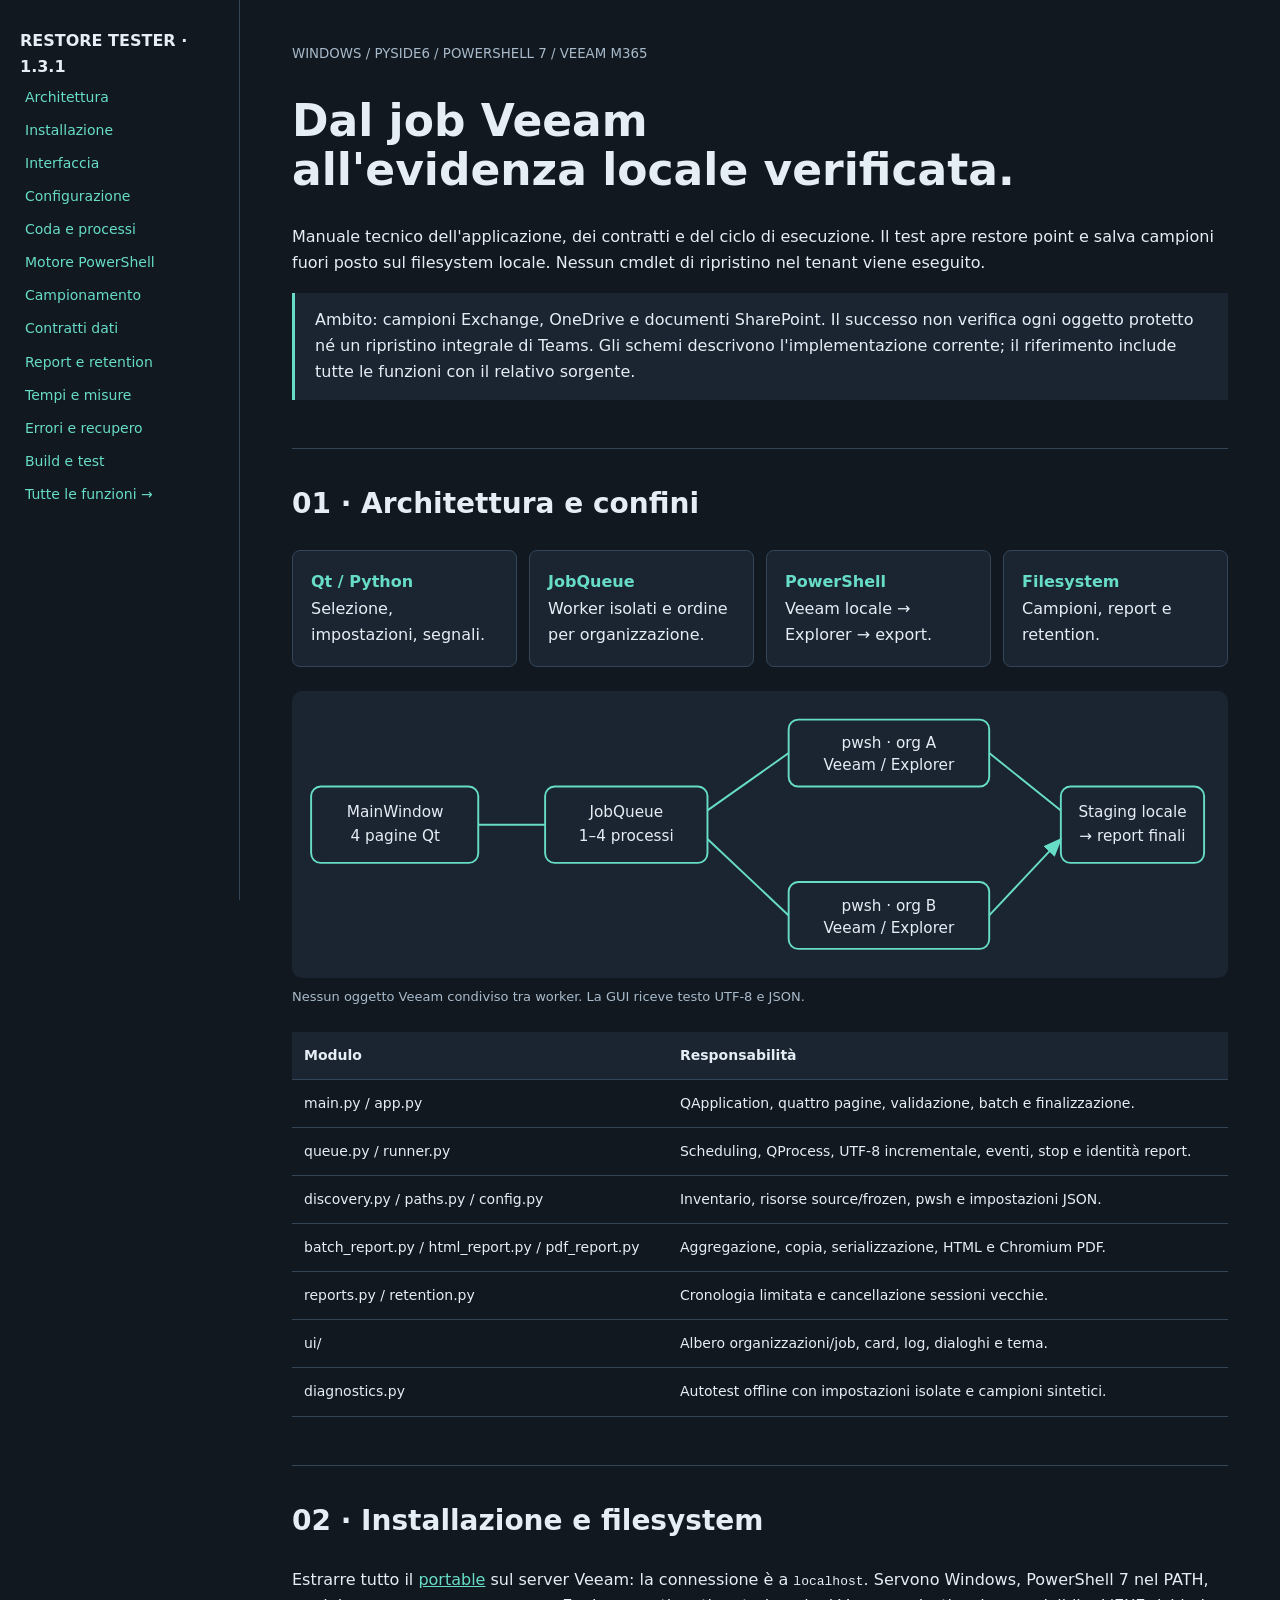
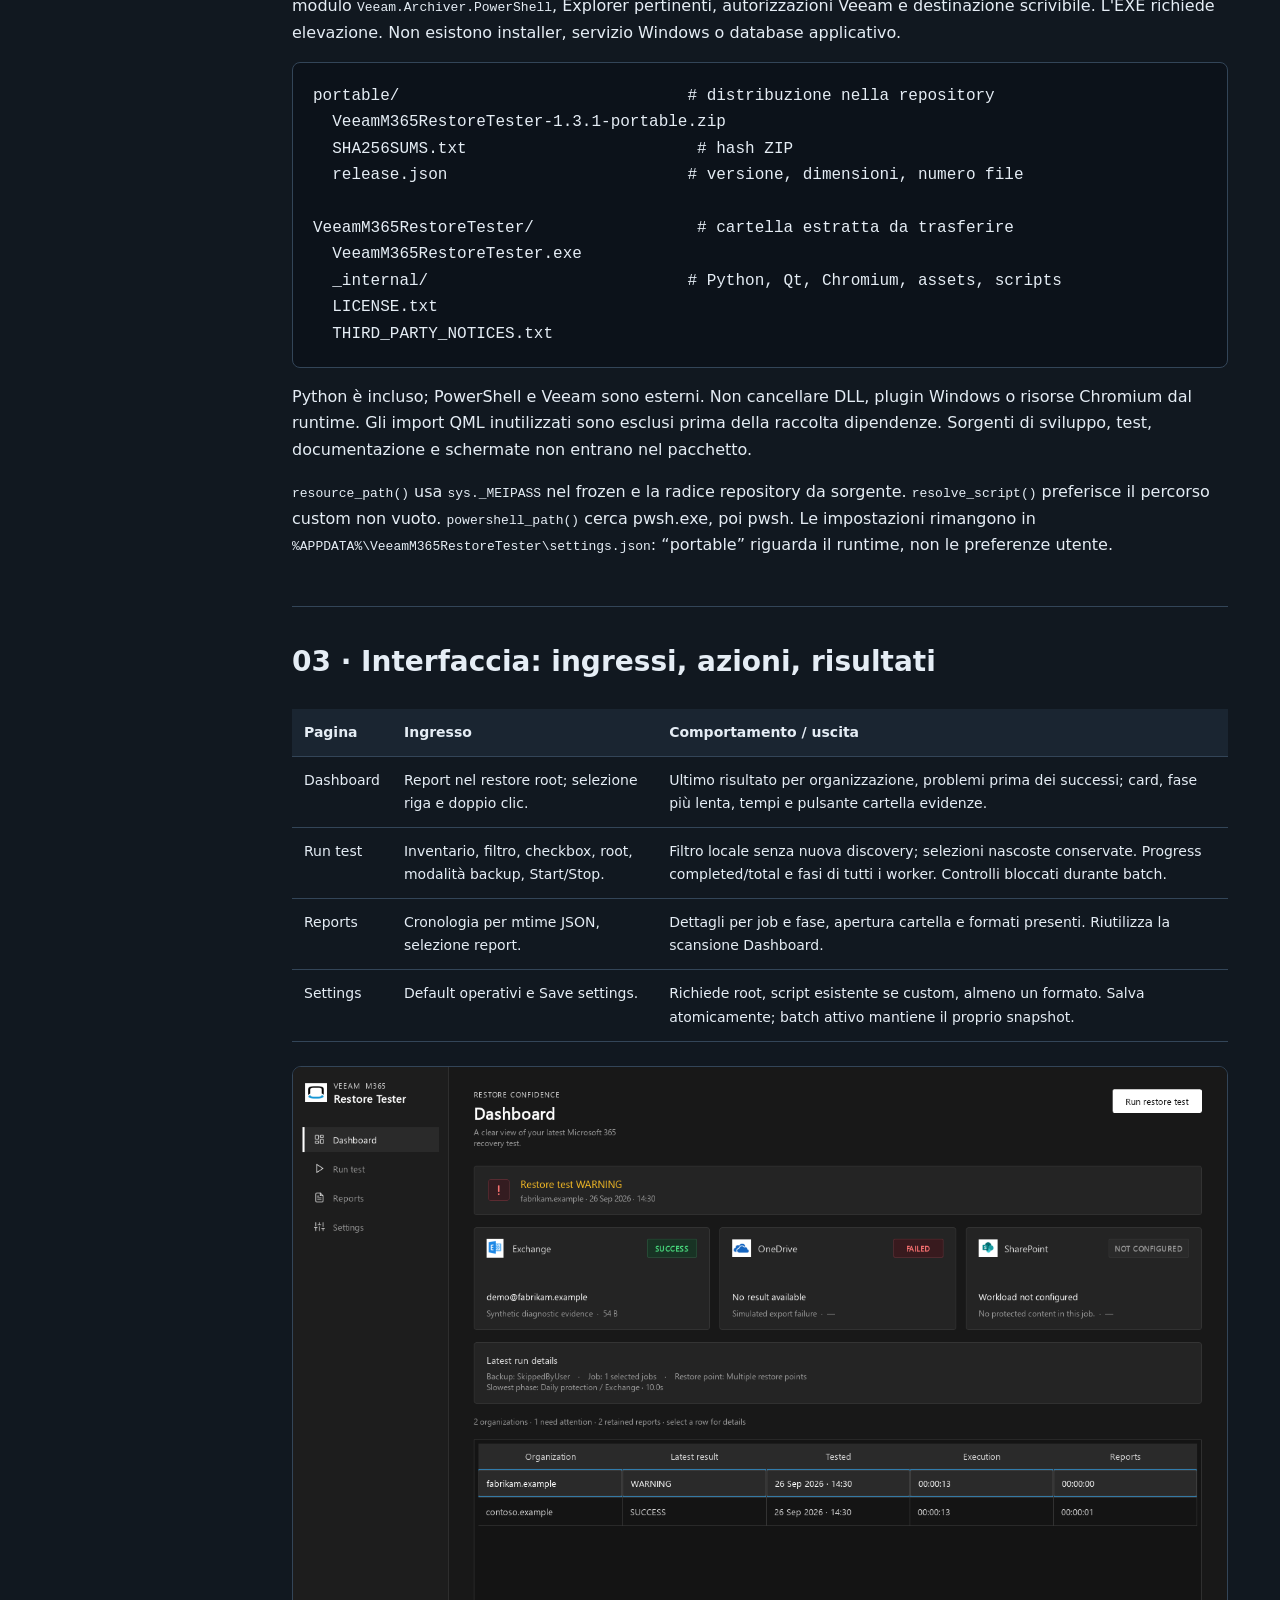
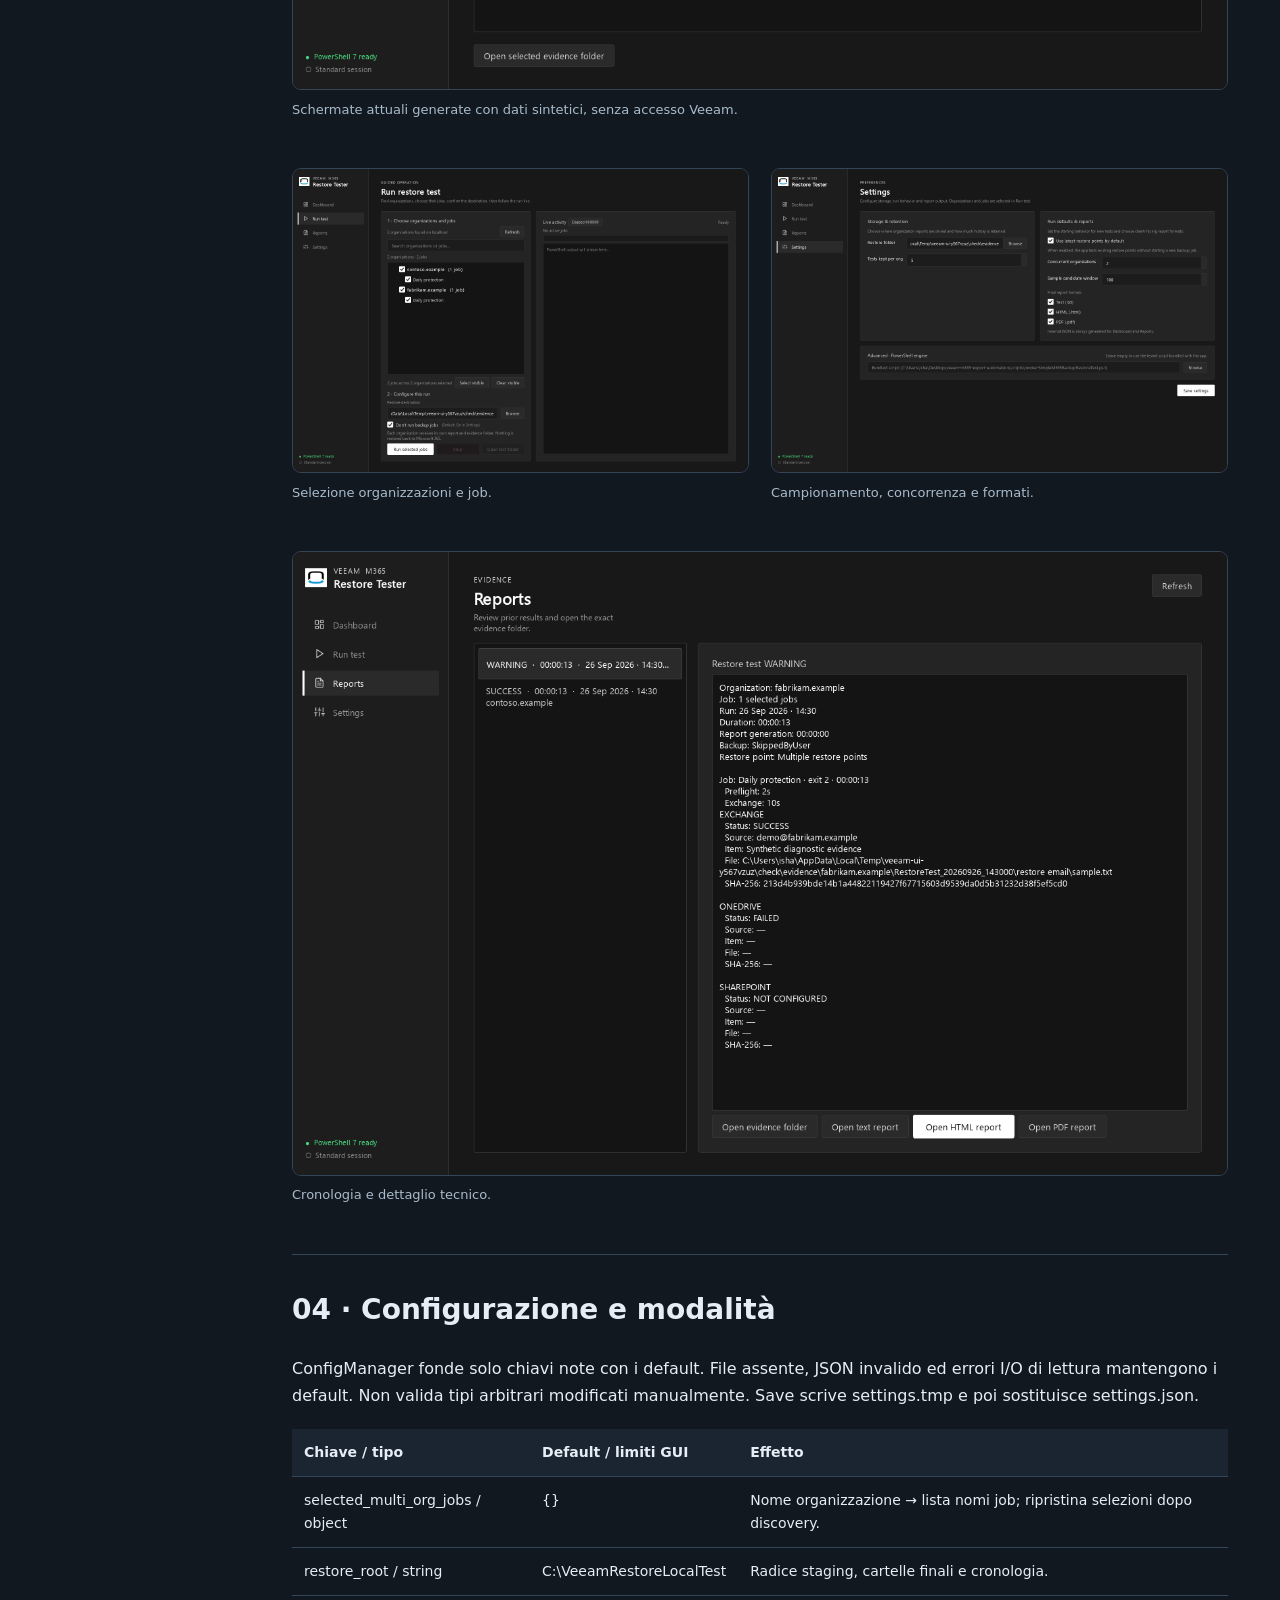
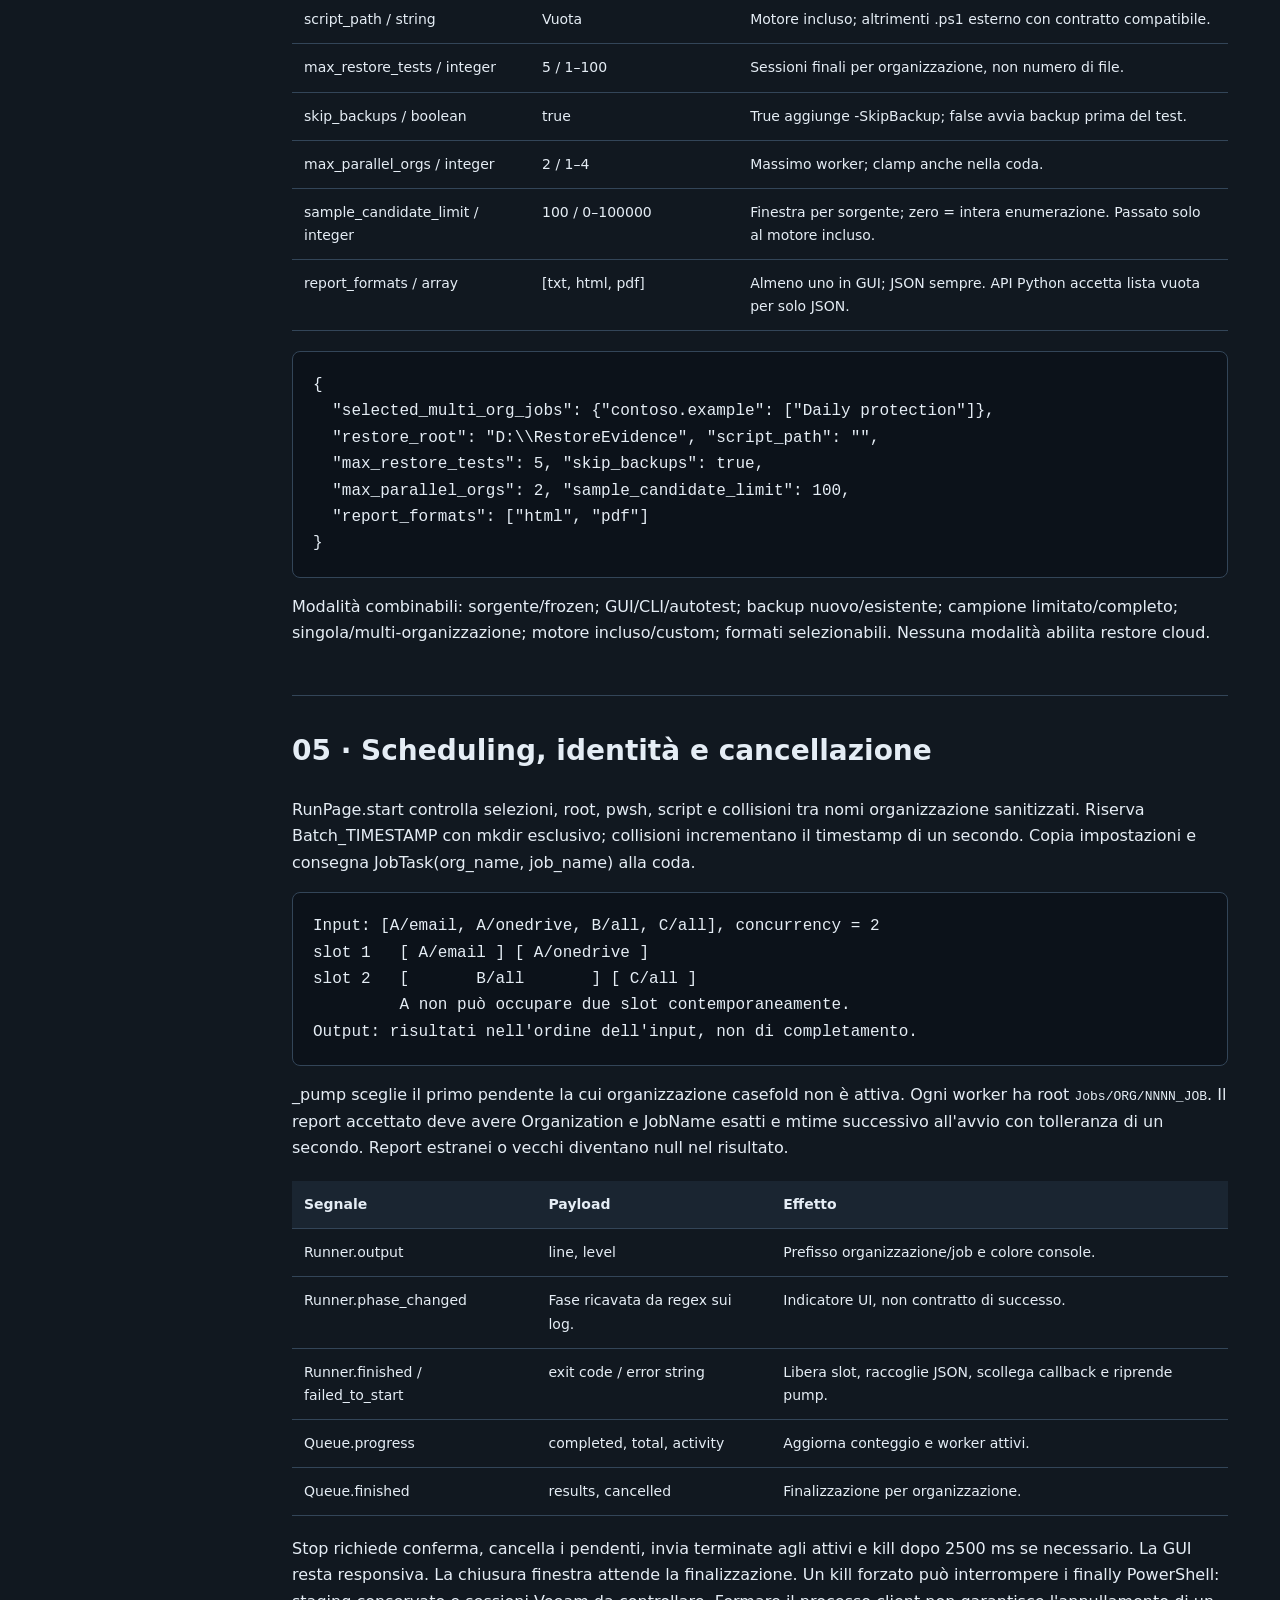
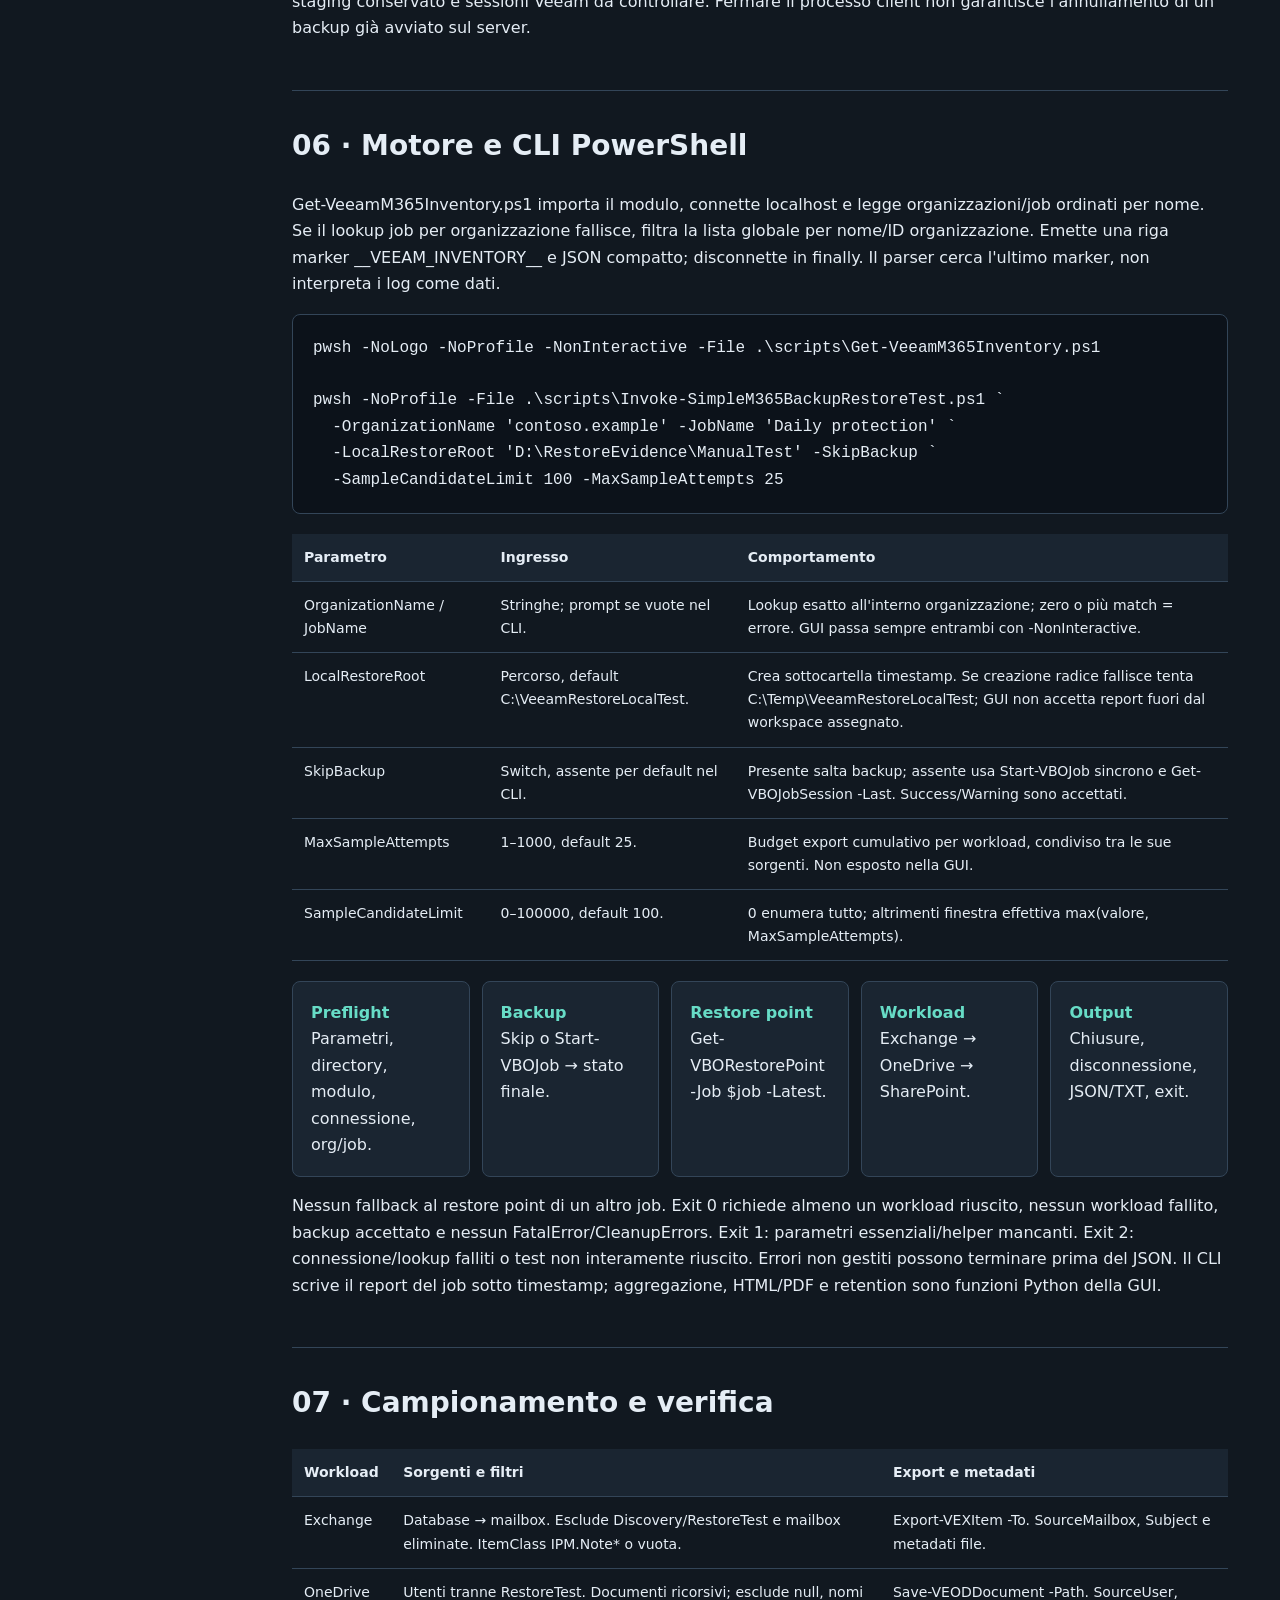
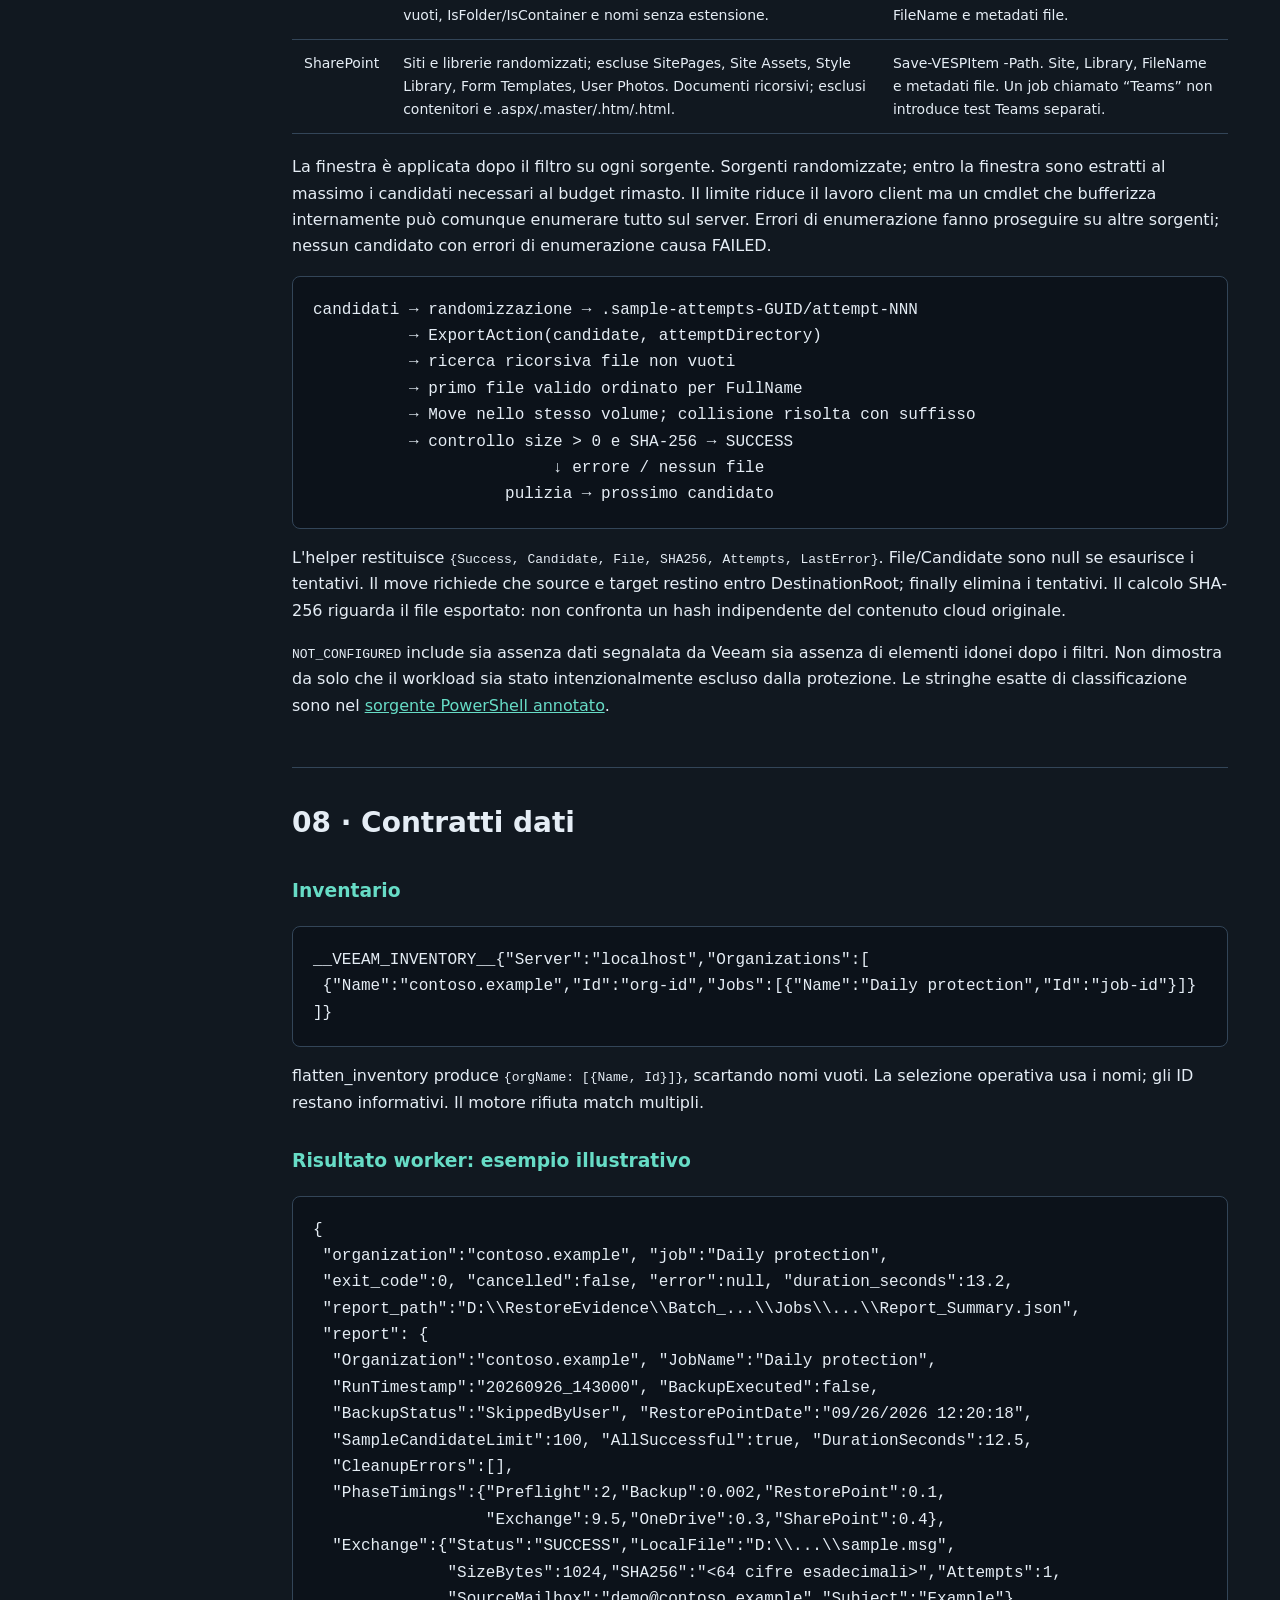
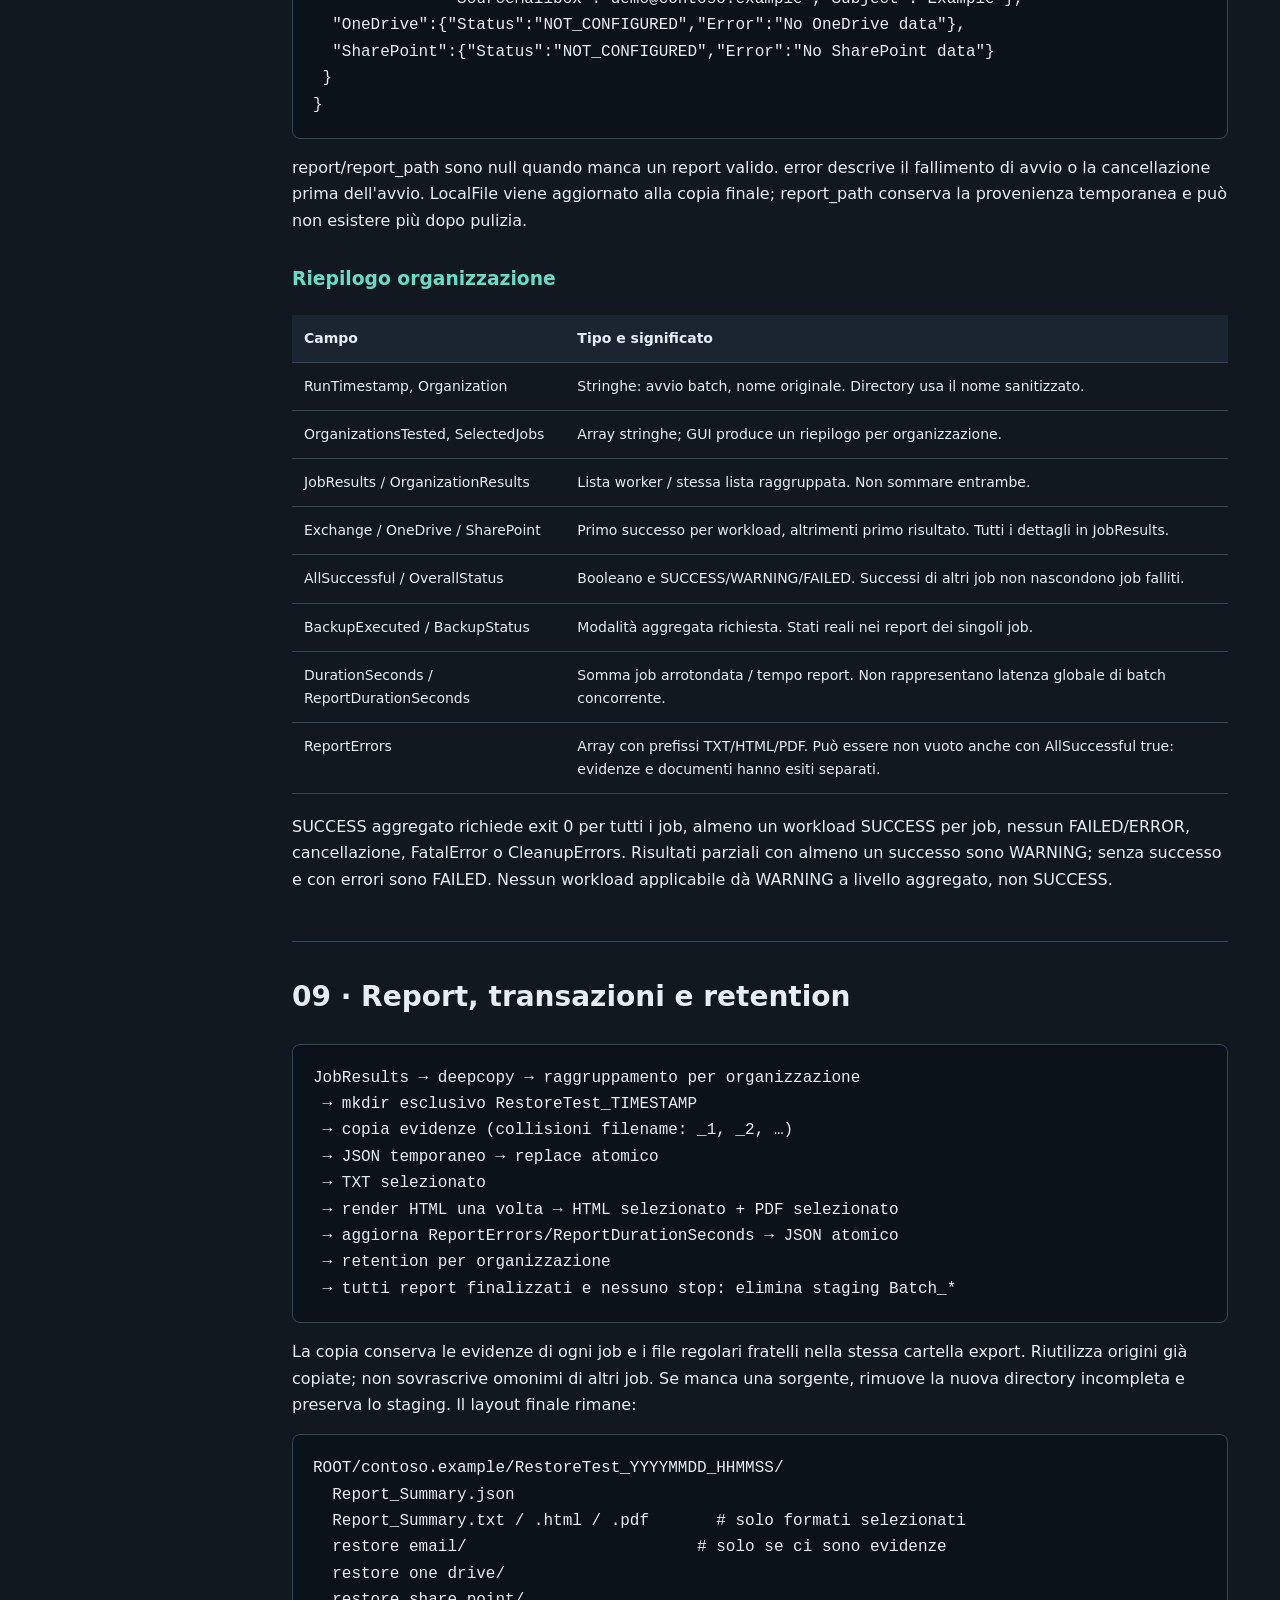
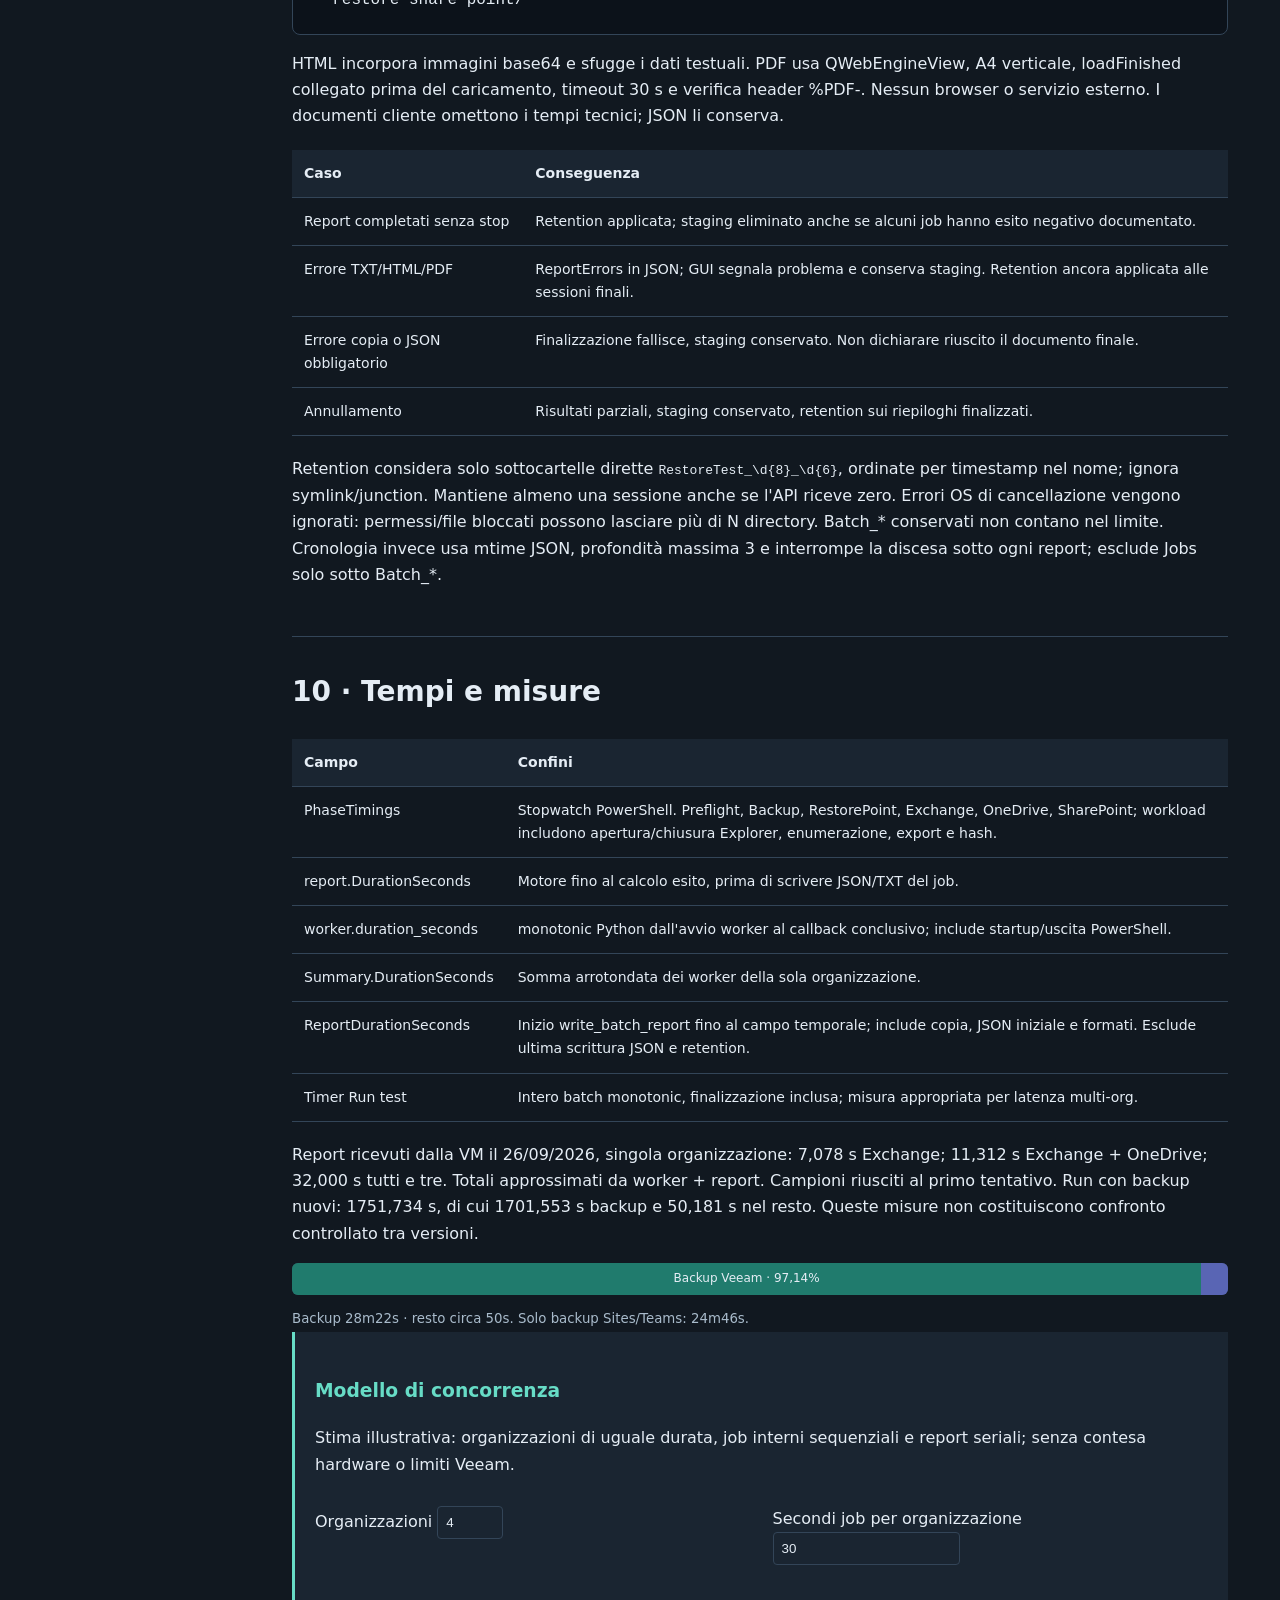
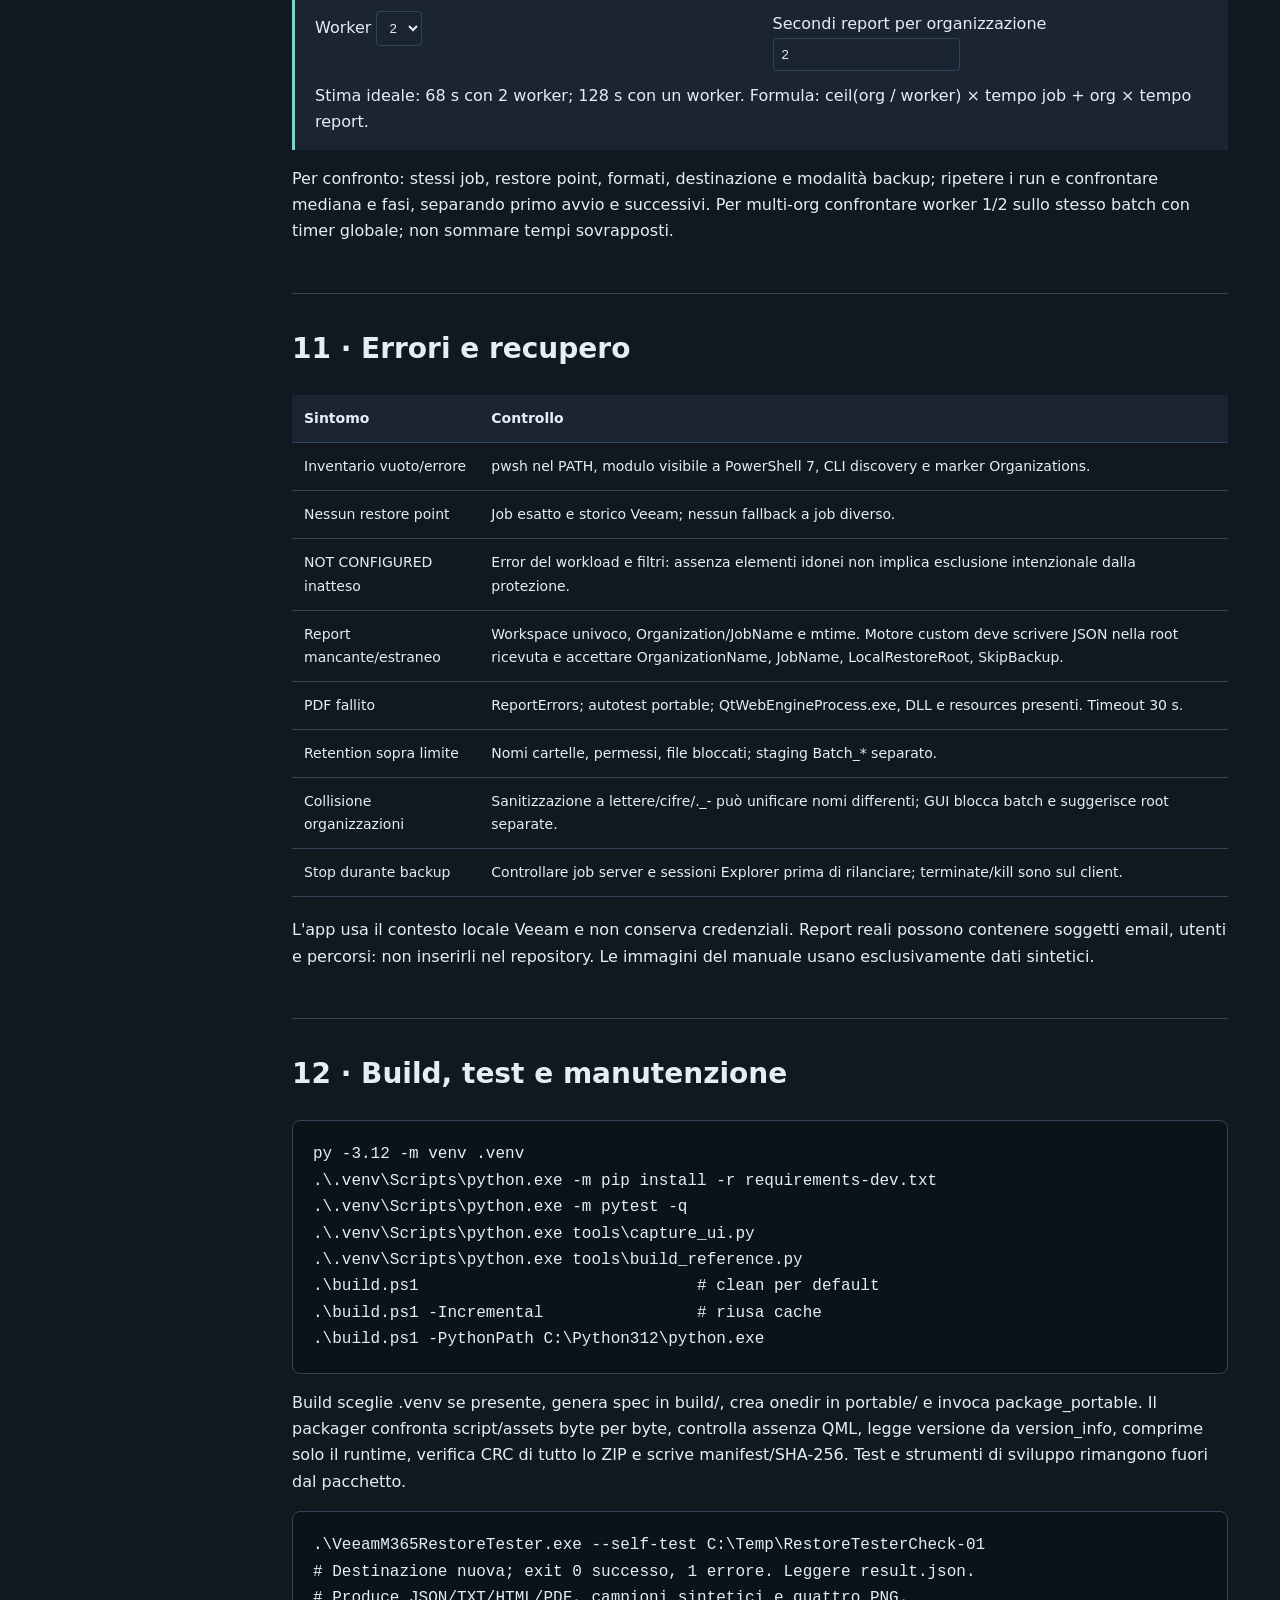
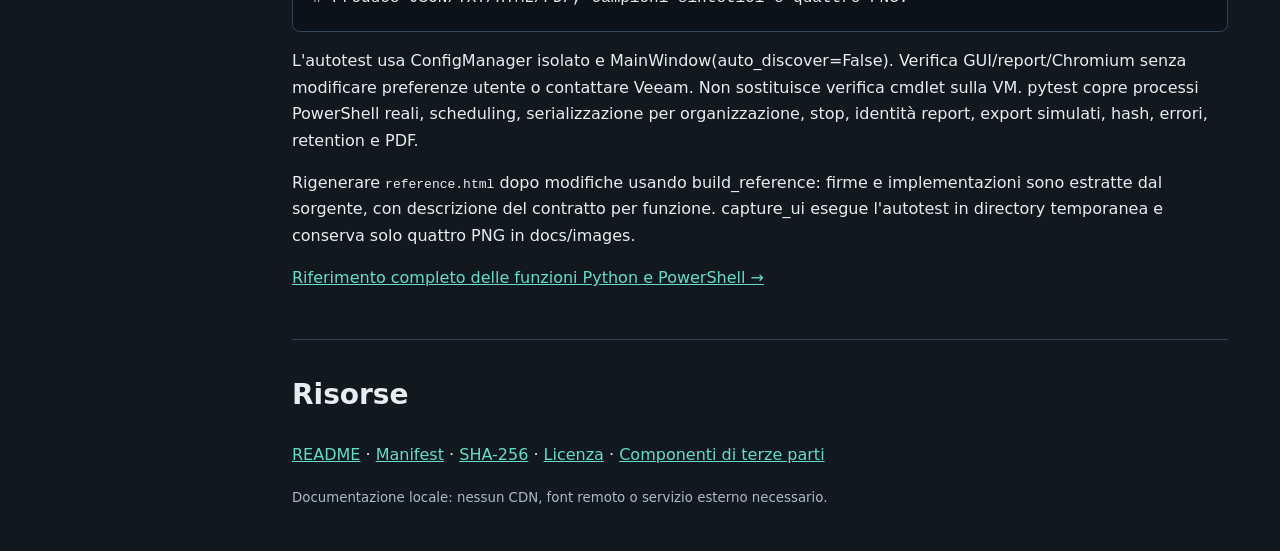
<file: docs/index.html>
<!doctype html><html lang="it"><head><meta charset="utf-8"><meta name="viewport" content="width=device-width,initial-scale=1"><title>Restore Tester · Manuale tecnico 1.3.1</title><link rel="stylesheet" href="manual.css"></head><body><aside><b>RESTORE TESTER · 1.3.1</b><nav><a href="#architecture">Architettura</a><a href="#install">Installazione</a><a href="#ui">Interfaccia</a><a href="#config">Configurazione</a><a href="#queue">Coda e processi</a><a href="#engine">Motore PowerShell</a><a href="#sampling">Campionamento</a><a href="#contracts">Contratti dati</a><a href="#reports">Report e retention</a><a href="#timings">Tempi e misure</a><a href="#errors">Errori e recupero</a><a href="#development">Build e test</a><a href="reference.html">Tutte le funzioni →</a></nav></aside><main><header><small>WINDOWS / PYSIDE6 / POWERSHELL 7 / VEEAM M365</small><h1>Dal job Veeam<br>all'evidenza locale verificata.</h1><p>Manuale tecnico dell'applicazione, dei contratti e del ciclo di esecuzione. Il test apre restore point e salva campioni fuori posto sul filesystem locale. Nessun cmdlet di ripristino nel tenant viene eseguito.</p><p class="note">Ambito: campioni Exchange, OneDrive e documenti SharePoint. Il successo non verifica ogni oggetto protetto né un ripristino integrale di Teams. Gli schemi descrivono l'implementazione corrente; il riferimento include tutte le funzioni con il relativo sorgente.</p></header>
<section id="architecture"><h2>01 · Architettura e confini</h2><div class="flow"><div><b>Qt / Python</b>Selezione, impostazioni, segnali.</div><div><b>JobQueue</b>Worker isolati e ordine per organizzazione.</div><div><b>PowerShell</b>Veeam locale → Explorer → export.</div><div><b>Filesystem</b>Campioni, report e retention.</div></div><figure><svg viewBox="0 0 980 300" role="img" aria-label="GUI e coda creano worker PowerShell indipendenti per organizzazione che producono staging locale"><defs><marker id="arrow" markerWidth="10" markerHeight="8" refX="9" refY="4" orient="auto"><path d="M0 0L10 4L0 8" fill="#67dcc6"/></marker></defs><g fill="none" stroke="#67dcc6" stroke-width="2"><rect x="20" y="100" width="175" height="80" rx="10"/><rect x="265" y="100" width="170" height="80" rx="10"/><rect x="520" y="30" width="210" height="70" rx="10"/><rect x="520" y="200" width="210" height="70" rx="10"/><rect x="805" y="100" width="150" height="80" rx="10"/><path d="M195 140H265M435 125L520 65M435 155L520 235M730 65L805 125M730 235L805 155" marker-end="url(#arrow)"/></g><g text-anchor="middle" font-size="16"><text x="108" y="132">MainWindow</text><text x="108" y="157">4 pagine Qt</text><text x="350" y="132">JobQueue</text><text x="350" y="157">1–4 processi</text><text x="625" y="60">pwsh · org A</text><text x="625" y="83">Veeam / Explorer</text><text x="625" y="230">pwsh · org B</text><text x="625" y="253">Veeam / Explorer</text><text x="880" y="132">Staging locale</text><text x="880" y="157">→ report finali</text></g></svg><figcaption>Nessun oggetto Veeam condiviso tra worker. La GUI riceve testo UTF-8 e JSON.</figcaption></figure><table><tr><th>Modulo</th><th>Responsabilità</th></tr><tr><td>main.py / app.py</td><td>QApplication, quattro pagine, validazione, batch e finalizzazione.</td></tr><tr><td>queue.py / runner.py</td><td>Scheduling, QProcess, UTF-8 incrementale, eventi, stop e identità report.</td></tr><tr><td>discovery.py / paths.py / config.py</td><td>Inventario, risorse source/frozen, pwsh e impostazioni JSON.</td></tr><tr><td>batch_report.py / html_report.py / pdf_report.py</td><td>Aggregazione, copia, serializzazione, HTML e Chromium PDF.</td></tr><tr><td>reports.py / retention.py</td><td>Cronologia limitata e cancellazione sessioni vecchie.</td></tr><tr><td>ui/</td><td>Albero organizzazioni/job, card, log, dialoghi e tema.</td></tr><tr><td>diagnostics.py</td><td>Autotest offline con impostazioni isolate e campioni sintetici.</td></tr></table></section>
<section id="install"><h2>02 · Installazione e filesystem</h2><p>Estrarre tutto il <a href="../portable/README.md">portable</a> sul server Veeam: la connessione è a <code>localhost</code>. Servono Windows, PowerShell 7 nel PATH, modulo <code>Veeam.Archiver.PowerShell</code>, Explorer pertinenti, autorizzazioni Veeam e destinazione scrivibile. L'EXE richiede elevazione. Non esistono installer, servizio Windows o database applicativo.</p><pre>portable/                              # distribuzione nella repository
  VeeamM365RestoreTester-1.3.1-portable.zip
  SHA256SUMS.txt                        # hash ZIP
  release.json                         # versione, dimensioni, numero file

VeeamM365RestoreTester/                 # cartella estratta da trasferire
  VeeamM365RestoreTester.exe
  _internal/                           # Python, Qt, Chromium, assets, scripts
  LICENSE.txt
  THIRD_PARTY_NOTICES.txt</pre><p>Python è incluso; PowerShell e Veeam sono esterni. Non cancellare DLL, plugin Windows o risorse Chromium dal runtime. Gli import QML inutilizzati sono esclusi prima della raccolta dipendenze. Sorgenti di sviluppo, test, documentazione e schermate non entrano nel pacchetto.</p><p><code>resource_path()</code> usa <code>sys._MEIPASS</code> nel frozen e la radice repository da sorgente. <code>resolve_script()</code> preferisce il percorso custom non vuoto. <code>powershell_path()</code> cerca pwsh.exe, poi pwsh. Le impostazioni rimangono in <code>%APPDATA%\VeeamM365RestoreTester\settings.json</code>: “portable” riguarda il runtime, non le preferenze utente.</p></section>
<section id="ui"><h2>03 · Interfaccia: ingressi, azioni, risultati</h2><table><tr><th>Pagina</th><th>Ingresso</th><th>Comportamento / uscita</th></tr><tr><td>Dashboard</td><td>Report nel restore root; selezione riga e doppio clic.</td><td>Ultimo risultato per organizzazione, problemi prima dei successi; card, fase più lenta, tempi e pulsante cartella evidenze.</td></tr><tr><td>Run test</td><td>Inventario, filtro, checkbox, root, modalità backup, Start/Stop.</td><td>Filtro locale senza nuova discovery; selezioni nascoste conservate. Progress completed/total e fasi di tutti i worker. Controlli bloccati durante batch.</td></tr><tr><td>Reports</td><td>Cronologia per mtime JSON, selezione report.</td><td>Dettagli per job e fase, apertura cartella e formati presenti. Riutilizza la scansione Dashboard.</td></tr><tr><td>Settings</td><td>Default operativi e Save settings.</td><td>Richiede root, script esistente se custom, almeno un formato. Salva atomicamente; batch attivo mantiene il proprio snapshot.</td></tr></table><figure><img src="images/dashboard.png" alt="Dashboard 1.3.1 con due organizzazioni sintetiche"><figcaption>Schermate attuali generate con dati sintetici, senza accesso Veeam.</figcaption></figure><div class="grid"><figure><img src="images/run.png" alt="Pagina Run test"><figcaption>Selezione organizzazioni e job.</figcaption></figure><figure><img src="images/settings.png" alt="Pagina Settings"><figcaption>Campionamento, concorrenza e formati.</figcaption></figure></div><figure><img src="images/reports.png" alt="Pagina Reports"><figcaption>Cronologia e dettaglio tecnico.</figcaption></figure></section>
<section id="config"><h2>04 · Configurazione e modalità</h2><p>ConfigManager fonde solo chiavi note con i default. File assente, JSON invalido ed errori I/O di lettura mantengono i default. Non valida tipi arbitrari modificati manualmente. Save scrive settings.tmp e poi sostituisce settings.json.</p><table><tr><th>Chiave / tipo</th><th>Default / limiti GUI</th><th>Effetto</th></tr><tr><td>selected_multi_org_jobs / object</td><td>{}</td><td>Nome organizzazione → lista nomi job; ripristina selezioni dopo discovery.</td></tr><tr><td>restore_root / string</td><td>C:\VeeamRestoreLocalTest</td><td>Radice staging, cartelle finali e cronologia.</td></tr><tr><td>script_path / string</td><td>Vuota</td><td>Motore incluso; altrimenti .ps1 esterno con contratto compatibile.</td></tr><tr><td>max_restore_tests / integer</td><td>5 / 1–100</td><td>Sessioni finali per organizzazione, non numero di file.</td></tr><tr><td>skip_backups / boolean</td><td>true</td><td>True aggiunge -SkipBackup; false avvia backup prima del test.</td></tr><tr><td>max_parallel_orgs / integer</td><td>2 / 1–4</td><td>Massimo worker; clamp anche nella coda.</td></tr><tr><td>sample_candidate_limit / integer</td><td>100 / 0–100000</td><td>Finestra per sorgente; zero = intera enumerazione. Passato solo al motore incluso.</td></tr><tr><td>report_formats / array</td><td>[txt, html, pdf]</td><td>Almeno uno in GUI; JSON sempre. API Python accetta lista vuota per solo JSON.</td></tr></table><pre>{
  "selected_multi_org_jobs": {"contoso.example": ["Daily protection"]},
  "restore_root": "D:\\RestoreEvidence", "script_path": "",
  "max_restore_tests": 5, "skip_backups": true,
  "max_parallel_orgs": 2, "sample_candidate_limit": 100,
  "report_formats": ["html", "pdf"]
}</pre><p>Modalità combinabili: sorgente/frozen; GUI/CLI/autotest; backup nuovo/esistente; campione limitato/completo; singola/multi-organizzazione; motore incluso/custom; formati selezionabili. Nessuna modalità abilita restore cloud.</p></section>
<section id="queue"><h2>05 · Scheduling, identità e cancellazione</h2><p>RunPage.start controlla selezioni, root, pwsh, script e collisioni tra nomi organizzazione sanitizzati. Riserva Batch_TIMESTAMP con mkdir esclusivo; collisioni incrementano il timestamp di un secondo. Copia impostazioni e consegna JobTask(org_name, job_name) alla coda.</p><pre>Input: [A/email, A/onedrive, B/all, C/all], concurrency = 2
slot 1   [ A/email ] [ A/onedrive ]
slot 2   [       B/all       ] [ C/all ]
         A non può occupare due slot contemporaneamente.
Output: risultati nell'ordine dell'input, non di completamento.</pre><p>_pump sceglie il primo pendente la cui organizzazione casefold non è attiva. Ogni worker ha root <code>Jobs/ORG/NNNN_JOB</code>. Il report accettato deve avere Organization e JobName esatti e mtime successivo all'avvio con tolleranza di un secondo. Report estranei o vecchi diventano null nel risultato.</p><table><tr><th>Segnale</th><th>Payload</th><th>Effetto</th></tr><tr><td>Runner.output</td><td>line, level</td><td>Prefisso organizzazione/job e colore console.</td></tr><tr><td>Runner.phase_changed</td><td>Fase ricavata da regex sui log.</td><td>Indicatore UI, non contratto di successo.</td></tr><tr><td>Runner.finished / failed_to_start</td><td>exit code / error string</td><td>Libera slot, raccoglie JSON, scollega callback e riprende pump.</td></tr><tr><td>Queue.progress</td><td>completed, total, activity</td><td>Aggiorna conteggio e worker attivi.</td></tr><tr><td>Queue.finished</td><td>results, cancelled</td><td>Finalizzazione per organizzazione.</td></tr></table><p>Stop richiede conferma, cancella i pendenti, invia terminate agli attivi e kill dopo 2500 ms se necessario. La GUI resta responsiva. La chiusura finestra attende la finalizzazione. Un kill forzato può interrompere i finally PowerShell: staging conservato e sessioni Veeam da controllare. Fermare il processo client non garantisce l'annullamento di un backup già avviato sul server.</p></section>
<section id="engine"><h2>06 · Motore e CLI PowerShell</h2><p>Get-VeeamM365Inventory.ps1 importa il modulo, connette localhost e legge organizzazioni/job ordinati per nome. Se il lookup job per organizzazione fallisce, filtra la lista globale per nome/ID organizzazione. Emette una riga marker __VEEAM_INVENTORY__ e JSON compatto; disconnette in finally. Il parser cerca l'ultimo marker, non interpreta i log come dati.</p><pre>pwsh -NoLogo -NoProfile -NonInteractive -File .\scripts\Get-VeeamM365Inventory.ps1

pwsh -NoProfile -File .\scripts\Invoke-SimpleM365BackupRestoreTest.ps1 `
  -OrganizationName 'contoso.example' -JobName 'Daily protection' `
  -LocalRestoreRoot 'D:\RestoreEvidence\ManualTest' -SkipBackup `
  -SampleCandidateLimit 100 -MaxSampleAttempts 25</pre><table><tr><th>Parametro</th><th>Ingresso</th><th>Comportamento</th></tr><tr><td>OrganizationName / JobName</td><td>Stringhe; prompt se vuote nel CLI.</td><td>Lookup esatto all'interno organizzazione; zero o più match = errore. GUI passa sempre entrambi con -NonInteractive.</td></tr><tr><td>LocalRestoreRoot</td><td>Percorso, default C:\VeeamRestoreLocalTest.</td><td>Crea sottocartella timestamp. Se creazione radice fallisce tenta C:\Temp\VeeamRestoreLocalTest; GUI non accetta report fuori dal workspace assegnato.</td></tr><tr><td>SkipBackup</td><td>Switch, assente per default nel CLI.</td><td>Presente salta backup; assente usa Start-VBOJob sincrono e Get-VBOJobSession -Last. Success/Warning sono accettati.</td></tr><tr><td>MaxSampleAttempts</td><td>1–1000, default 25.</td><td>Budget export cumulativo per workload, condiviso tra le sue sorgenti. Non esposto nella GUI.</td></tr><tr><td>SampleCandidateLimit</td><td>0–100000, default 100.</td><td>0 enumera tutto; altrimenti finestra effettiva max(valore, MaxSampleAttempts).</td></tr></table><div class="flow"><div><b>Preflight</b>Parametri, directory, modulo, connessione, org/job.</div><div><b>Backup</b>Skip o Start-VBOJob → stato finale.</div><div><b>Restore point</b>Get-VBORestorePoint -Job $job -Latest.</div><div><b>Workload</b>Exchange → OneDrive → SharePoint.</div><div><b>Output</b>Chiusure, disconnessione, JSON/TXT, exit.</div></div><p>Nessun fallback al restore point di un altro job. Exit 0 richiede almeno un workload riuscito, nessun workload fallito, backup accettato e nessun FatalError/CleanupErrors. Exit 1: parametri essenziali/helper mancanti. Exit 2: connessione/lookup falliti o test non interamente riuscito. Errori non gestiti possono terminare prima del JSON. Il CLI scrive il report del job sotto timestamp; aggregazione, HTML/PDF e retention sono funzioni Python della GUI.</p></section>
<section id="sampling"><h2>07 · Campionamento e verifica</h2><table><tr><th>Workload</th><th>Sorgenti e filtri</th><th>Export e metadati</th></tr><tr><td>Exchange</td><td>Database → mailbox. Esclude Discovery/RestoreTest e mailbox eliminate. ItemClass IPM.Note* o vuota.</td><td>Export-VEXItem -To. SourceMailbox, Subject e metadati file.</td></tr><tr><td>OneDrive</td><td>Utenti tranne RestoreTest. Documenti ricorsivi; esclude null, nomi vuoti, IsFolder/IsContainer e nomi senza estensione.</td><td>Save-VEODDocument -Path. SourceUser, FileName e metadati file.</td></tr><tr><td>SharePoint</td><td>Siti e librerie randomizzati; escluse SitePages, Site Assets, Style Library, Form Templates, User Photos. Documenti ricorsivi; esclusi contenitori e .aspx/.master/.htm/.html.</td><td>Save-VESPItem -Path. Site, Library, FileName e metadati file. Un job chiamato “Teams” non introduce test Teams separati.</td></tr></table><p>La finestra è applicata dopo il filtro su ogni sorgente. Sorgenti randomizzate; entro la finestra sono estratti al massimo i candidati necessari al budget rimasto. Il limite riduce il lavoro client ma un cmdlet che bufferizza internamente può comunque enumerare tutto sul server. Errori di enumerazione fanno proseguire su altre sorgenti; nessun candidato con errori di enumerazione causa FAILED.</p><pre>candidati → randomizzazione → .sample-attempts-GUID/attempt-NNN
          → ExportAction(candidate, attemptDirectory)
          → ricerca ricorsiva file non vuoti
          → primo file valido ordinato per FullName
          → Move nello stesso volume; collisione risolta con suffisso
          → controllo size > 0 e SHA-256 → SUCCESS
                         ↓ errore / nessun file
                    pulizia → prossimo candidato
</pre><p>L'helper restituisce <code>{Success, Candidate, File, SHA256, Attempts, LastError}</code>. File/Candidate sono null se esaurisce i tentativi. Il move richiede che source e target restino entro DestinationRoot; finally elimina i tentativi. Il calcolo SHA-256 riguarda il file esportato: non confronta un hash indipendente del contenuto cloud originale.</p><p><code>NOT_CONFIGURED</code> include sia assenza dati segnalata da Veeam sia assenza di elementi idonei dopo i filtri. Non dimostra da solo che il workload sia stato intenzionalmente escluso dalla protezione. Le stringhe esatte di classificazione sono nel <a href="reference.html#powershell">sorgente PowerShell annotato</a>.</p></section>
<section id="contracts"><h2>08 · Contratti dati</h2><h3>Inventario</h3><pre>__VEEAM_INVENTORY__{"Server":"localhost","Organizations":[
 {"Name":"contoso.example","Id":"org-id","Jobs":[{"Name":"Daily protection","Id":"job-id"}]}
]}</pre><p>flatten_inventory produce <code>{orgName: [{Name, Id}]}</code>, scartando nomi vuoti. La selezione operativa usa i nomi; gli ID restano informativi. Il motore rifiuta match multipli.</p><h3>Risultato worker: esempio illustrativo</h3><pre>{
 "organization":"contoso.example", "job":"Daily protection",
 "exit_code":0, "cancelled":false, "error":null, "duration_seconds":13.2,
 "report_path":"D:\\RestoreEvidence\\Batch_...\\Jobs\\...\\Report_Summary.json",
 "report": {
  "Organization":"contoso.example", "JobName":"Daily protection",
  "RunTimestamp":"20260926_143000", "BackupExecuted":false,
  "BackupStatus":"SkippedByUser", "RestorePointDate":"09/26/2026 12:20:18",
  "SampleCandidateLimit":100, "AllSuccessful":true, "DurationSeconds":12.5,
  "CleanupErrors":[],
  "PhaseTimings":{"Preflight":2,"Backup":0.002,"RestorePoint":0.1,
                  "Exchange":9.5,"OneDrive":0.3,"SharePoint":0.4},
  "Exchange":{"Status":"SUCCESS","LocalFile":"D:\\...\\sample.msg",
              "SizeBytes":1024,"SHA256":"&lt;64 cifre esadecimali&gt;","Attempts":1,
              "SourceMailbox":"demo@contoso.example","Subject":"Example"},
  "OneDrive":{"Status":"NOT_CONFIGURED","Error":"No OneDrive data"},
  "SharePoint":{"Status":"NOT_CONFIGURED","Error":"No SharePoint data"}
 }
}</pre><p>report/report_path sono null quando manca un report valido. error descrive il fallimento di avvio o la cancellazione prima dell'avvio. LocalFile viene aggiornato alla copia finale; report_path conserva la provenienza temporanea e può non esistere più dopo pulizia.</p><h3>Riepilogo organizzazione</h3><table><tr><th>Campo</th><th>Tipo e significato</th></tr><tr><td>RunTimestamp, Organization</td><td>Stringhe: avvio batch, nome originale. Directory usa il nome sanitizzato.</td></tr><tr><td>OrganizationsTested, SelectedJobs</td><td>Array stringhe; GUI produce un riepilogo per organizzazione.</td></tr><tr><td>JobResults / OrganizationResults</td><td>Lista worker / stessa lista raggruppata. Non sommare entrambe.</td></tr><tr><td>Exchange / OneDrive / SharePoint</td><td>Primo successo per workload, altrimenti primo risultato. Tutti i dettagli in JobResults.</td></tr><tr><td>AllSuccessful / OverallStatus</td><td>Booleano e SUCCESS/WARNING/FAILED. Successi di altri job non nascondono job falliti.</td></tr><tr><td>BackupExecuted / BackupStatus</td><td>Modalità aggregata richiesta. Stati reali nei report dei singoli job.</td></tr><tr><td>DurationSeconds / ReportDurationSeconds</td><td>Somma job arrotondata / tempo report. Non rappresentano latenza globale di batch concorrente.</td></tr><tr><td>ReportErrors</td><td>Array con prefissi TXT/HTML/PDF. Può essere non vuoto anche con AllSuccessful true: evidenze e documenti hanno esiti separati.</td></tr></table><p>SUCCESS aggregato richiede exit 0 per tutti i job, almeno un workload SUCCESS per job, nessun FAILED/ERROR, cancellazione, FatalError o CleanupErrors. Risultati parziali con almeno un successo sono WARNING; senza successo e con errori sono FAILED. Nessun workload applicabile dà WARNING a livello aggregato, non SUCCESS.</p></section>
<section id="reports"><h2>09 · Report, transazioni e retention</h2><pre>JobResults → deepcopy → raggruppamento per organizzazione
 → mkdir esclusivo RestoreTest_TIMESTAMP
 → copia evidenze (collisioni filename: _1, _2, …)
 → JSON temporaneo → replace atomico
 → TXT selezionato
 → render HTML una volta → HTML selezionato + PDF selezionato
 → aggiorna ReportErrors/ReportDurationSeconds → JSON atomico
 → retention per organizzazione
 → tutti report finalizzati e nessuno stop: elimina staging Batch_*
</pre><p>La copia conserva le evidenze di ogni job e i file regolari fratelli nella stessa cartella export. Riutilizza origini già copiate; non sovrascrive omonimi di altri job. Se manca una sorgente, rimuove la nuova directory incompleta e preserva lo staging. Il layout finale rimane:</p><pre>ROOT/contoso.example/RestoreTest_YYYYMMDD_HHMMSS/
  Report_Summary.json
  Report_Summary.txt / .html / .pdf       # solo formati selezionati
  restore email/                        # solo se ci sono evidenze
  restore one drive/
  restore share point/</pre><p>HTML incorpora immagini base64 e sfugge i dati testuali. PDF usa QWebEngineView, A4 verticale, loadFinished collegato prima del caricamento, timeout 30 s e verifica header %PDF-. Nessun browser o servizio esterno. I documenti cliente omettono i tempi tecnici; JSON li conserva.</p><table><tr><th>Caso</th><th>Conseguenza</th></tr><tr><td>Report completati senza stop</td><td>Retention applicata; staging eliminato anche se alcuni job hanno esito negativo documentato.</td></tr><tr><td>Errore TXT/HTML/PDF</td><td>ReportErrors in JSON; GUI segnala problema e conserva staging. Retention ancora applicata alle sessioni finali.</td></tr><tr><td>Errore copia o JSON obbligatorio</td><td>Finalizzazione fallisce, staging conservato. Non dichiarare riuscito il documento finale.</td></tr><tr><td>Annullamento</td><td>Risultati parziali, staging conservato, retention sui riepiloghi finalizzati.</td></tr></table><p>Retention considera solo sottocartelle dirette <code>RestoreTest_\d{8}_\d{6}</code>, ordinate per timestamp nel nome; ignora symlink/junction. Mantiene almeno una sessione anche se l'API riceve zero. Errori OS di cancellazione vengono ignorati: permessi/file bloccati possono lasciare più di N directory. Batch_* conservati non contano nel limite. Cronologia invece usa mtime JSON, profondità massima 3 e interrompe la discesa sotto ogni report; esclude Jobs solo sotto Batch_*.</p></section>
<section id="timings"><h2>10 · Tempi e misure</h2><table><tr><th>Campo</th><th>Confini</th></tr><tr><td>PhaseTimings</td><td>Stopwatch PowerShell. Preflight, Backup, RestorePoint, Exchange, OneDrive, SharePoint; workload includono apertura/chiusura Explorer, enumerazione, export e hash.</td></tr><tr><td>report.DurationSeconds</td><td>Motore fino al calcolo esito, prima di scrivere JSON/TXT del job.</td></tr><tr><td>worker.duration_seconds</td><td>monotonic Python dall'avvio worker al callback conclusivo; include startup/uscita PowerShell.</td></tr><tr><td>Summary.DurationSeconds</td><td>Somma arrotondata dei worker della sola organizzazione.</td></tr><tr><td>ReportDurationSeconds</td><td>Inizio write_batch_report fino al campo temporale; include copia, JSON iniziale e formati. Esclude ultima scrittura JSON e retention.</td></tr><tr><td>Timer Run test</td><td>Intero batch monotonic, finalizzazione inclusa; misura appropriata per latenza multi-org.</td></tr></table><p>Report ricevuti dalla VM il 26/09/2026, singola organizzazione: 7,078 s Exchange; 11,312 s Exchange + OneDrive; 32,000 s tutti e tre. Totali approssimati da worker + report. Campioni riusciti al primo tentativo. Run con backup nuovi: 1751,734 s, di cui 1701,553 s backup e 50,181 s nel resto. Queste misure non costituiscono confronto controllato tra versioni.</p><div class="bar" aria-label="Backup 97,14 percento, resto 2,86 percento"><span style="width:97.14%">Backup Veeam · 97,14%</span><span style="width:2.86%"></span></div><small>Backup 28m22s · resto circa 50s. Solo backup Sites/Teams: 24m46s.</small><div class="interactive note"><h3>Modello di concorrenza</h3><p>Stima illustrativa: organizzazioni di uguale durata, job interni sequenziali e report seriali; senza contesa hardware o limiti Veeam.</p><div class="grid"><label>Organizzazioni <input id="orgs" type="number" min="1" max="100" value="4"></label><label>Secondi job per organizzazione <input id="seconds" type="number" min="1" value="30"></label><label>Worker <select id="workers"><option>1</option><option selected>2</option><option>3</option><option>4</option></select></label><label>Secondi report per organizzazione <input id="reportSeconds" type="number" min="0" value="2"></label></div><output id="estimate" aria-live="polite"></output></div><p>Per confronto: stessi job, restore point, formati, destinazione e modalità backup; ripetere i run e confrontare mediana e fasi, separando primo avvio e successivi. Per multi-org confrontare worker 1/2 sullo stesso batch con timer globale; non sommare tempi sovrapposti.</p></section>
<section id="errors"><h2>11 · Errori e recupero</h2><table><tr><th>Sintomo</th><th>Controllo</th></tr><tr><td>Inventario vuoto/errore</td><td>pwsh nel PATH, modulo visibile a PowerShell 7, CLI discovery e marker Organizations.</td></tr><tr><td>Nessun restore point</td><td>Job esatto e storico Veeam; nessun fallback a job diverso.</td></tr><tr><td>NOT CONFIGURED inatteso</td><td>Error del workload e filtri: assenza elementi idonei non implica esclusione intenzionale dalla protezione.</td></tr><tr><td>Report mancante/estraneo</td><td>Workspace univoco, Organization/JobName e mtime. Motore custom deve scrivere JSON nella root ricevuta e accettare OrganizationName, JobName, LocalRestoreRoot, SkipBackup.</td></tr><tr><td>PDF fallito</td><td>ReportErrors; autotest portable; QtWebEngineProcess.exe, DLL e resources presenti. Timeout 30 s.</td></tr><tr><td>Retention sopra limite</td><td>Nomi cartelle, permessi, file bloccati; staging Batch_* separato.</td></tr><tr><td>Collisione organizzazioni</td><td>Sanitizzazione a lettere/cifre/._- può unificare nomi differenti; GUI blocca batch e suggerisce root separate.</td></tr><tr><td>Stop durante backup</td><td>Controllare job server e sessioni Explorer prima di rilanciare; terminate/kill sono sul client.</td></tr></table><p>L'app usa il contesto locale Veeam e non conserva credenziali. Report reali possono contenere soggetti email, utenti e percorsi: non inserirli nel repository. Le immagini del manuale usano esclusivamente dati sintetici.</p></section>
<section id="development"><h2>12 · Build, test e manutenzione</h2><pre>py -3.12 -m venv .venv
.\.venv\Scripts\python.exe -m pip install -r requirements-dev.txt
.\.venv\Scripts\python.exe -m pytest -q
.\.venv\Scripts\python.exe tools\capture_ui.py
.\.venv\Scripts\python.exe tools\build_reference.py
.\build.ps1                             # clean per default
.\build.ps1 -Incremental                # riusa cache
.\build.ps1 -PythonPath C:\Python312\python.exe</pre><p>Build sceglie .venv se presente, genera spec in build/, crea onedir in portable/ e invoca package_portable. Il packager confronta script/assets byte per byte, controlla assenza QML, legge versione da version_info, comprime solo il runtime, verifica CRC di tutto lo ZIP e scrive manifest/SHA-256. Test e strumenti di sviluppo rimangono fuori dal pacchetto.</p><pre>.\VeeamM365RestoreTester.exe --self-test C:\Temp\RestoreTesterCheck-01
# Destinazione nuova; exit 0 successo, 1 errore. Leggere result.json.
# Produce JSON/TXT/HTML/PDF, campioni sintetici e quattro PNG.</pre><p>L'autotest usa ConfigManager isolato e MainWindow(auto_discover=False). Verifica GUI/report/Chromium senza modificare preferenze utente o contattare Veeam. Non sostituisce verifica cmdlet sulla VM. pytest copre processi PowerShell reali, scheduling, serializzazione per organizzazione, stop, identità report, export simulati, hash, errori, retention e PDF.</p><p>Rigenerare <code>reference.html</code> dopo modifiche usando build_reference: firme e implementazioni sono estratte dal sorgente, con descrizione del contratto per funzione. capture_ui esegue l'autotest in directory temporanea e conserva solo quattro PNG in docs/images.</p><p><a href="reference.html">Riferimento completo delle funzioni Python e PowerShell →</a></p></section><footer><h2>Risorse</h2><p><a href="../README.md">README</a> · <a href="../portable/release.json">Manifest</a> · <a href="../portable/SHA256SUMS.txt">SHA-256</a> · <a href="../LICENSE">Licenza</a> · <a href="../THIRD_PARTY_NOTICES.txt">Componenti di terze parti</a></p><small>Documentazione locale: nessun CDN, font remoto o servizio esterno necessario.</small></footer></main><script>
function estimate(){const n=Math.max(1,Number(document.getElementById('orgs').value)||1),s=Math.max(1,Number(document.getElementById('seconds').value)||1),w=Number(document.getElementById('workers').value),r=Math.max(0,Number(document.getElementById('reportSeconds').value)||0);document.getElementById('estimate').textContent=`Stima ideale: ${Math.ceil(n/w)*s+n*r} s con ${w} worker; ${n*(s+r)} s con un worker. Formula: ceil(org / worker) × tempo job + org × tempo report.`}document.querySelectorAll('input,select').forEach(el=>el.addEventListener('input',estimate));estimate();
</script></body></html>
</file>
<file: docs/manual.css>
:root{color-scheme:dark;--bg:#111820;--panel:#1a2531;--line:#334558;--text:#e5edf5;--muted:#a9bbcb;--accent:#67dcc6}*{box-sizing:border-box}body{margin:0;background:var(--bg);color:var(--text);font:16px/1.65 system-ui,sans-serif}a{color:var(--accent)}aside{position:fixed;width:240px;height:100vh;overflow:auto;padding:28px 20px;border-right:1px solid var(--line)}aside a{display:block;padding:5px;text-decoration:none;font-size:14px}main{max-width:1300px;margin-left:240px;padding:40px 52px}h1{font-size:44px;line-height:1.12;max-width:850px}h2{font-size:28px;border-top:1px solid var(--line);padding-top:32px;margin-top:48px}h3{color:var(--accent);margin-top:30px}p{max-width:100ch}small,.muted{color:var(--muted)}code{font:13px/1.6 Consolas,monospace;overflow-wrap:anywhere}pre{background:#0c121a;padding:20px;overflow:auto;border:1px solid var(--line);border-radius:8px;white-space:pre-wrap;overflow-wrap:anywhere}table{border-collapse:collapse;width:100%;font-size:14px;margin:20px 0}th,td{text-align:left;vertical-align:top;border-bottom:1px solid var(--line);padding:12px}th{background:var(--panel)}figure{margin:24px 0}img{max-width:100%;border:1px solid var(--line);border-radius:9px}figcaption{color:var(--muted);font-size:13px}.note{border-left:3px solid var(--accent);padding:14px 20px;background:var(--panel)}.flow{display:flex;gap:12px;align-items:stretch;flex-wrap:wrap}.flow div{flex:1;min-width:140px;border:1px solid var(--line);background:var(--panel);padding:18px;border-radius:8px}.flow b{display:block;color:var(--accent)}svg{width:100%;height:auto;background:var(--panel);border-radius:10px}svg text{font-family:system-ui;fill:var(--text)}.grid{display:grid;grid-template-columns:1fr 1fr;gap:22px}.bar{display:flex;height:32px;border-radius:6px;overflow:hidden;background:var(--line);margin:10px 0}.bar span{display:flex;align-items:center;justify-content:center;background:#207b6d;font-size:12px;min-width:3px}.bar span+span{background:#5965b4}input,select{background:var(--panel);color:var(--text);border:1px solid var(--line);padding:8px;border-radius:4px;max-width:100%}label{display:block;margin:12px 0}details{padding:12px;background:var(--panel);margin:12px 0}summary{cursor:pointer}section{scroll-margin-top:20px}.entry{border-bottom:1px solid var(--line);padding-bottom:20px}.entry[hidden]{display:none}.search{width:100%;margin:15px 0}.badge{font-size:12px;color:var(--accent)}@media(max-width:950px){aside{position:static;width:100%;height:auto}main{margin:0;padding:24px}.grid{grid-template-columns:1fr}h1{font-size:34px}table{display:block;overflow:auto}}@media print{aside,.interactive{display:none}main{margin:0;padding:0}body{color:#111;background:white}h2{break-before:page}a{color:#17665e}pre,th,td{background:white;color:#111}details{background:white}}
</file>
